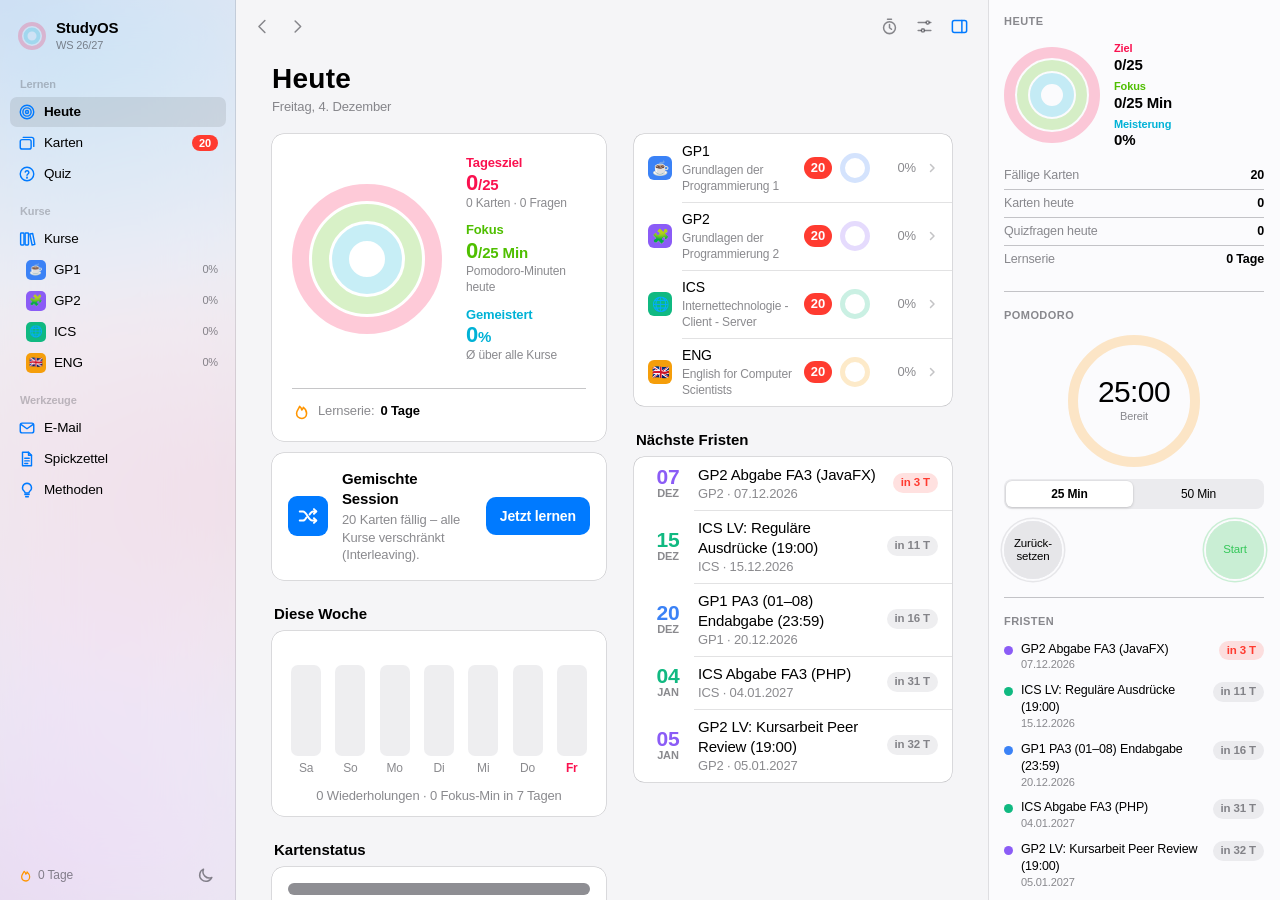
<file: index.html>
<!doctype html>
<html lang="de" data-theme="light">
<head>
  <meta charset="utf-8">
  <meta name="viewport" content="width=device-width, initial-scale=1, viewport-fit=cover">
  <meta name="color-scheme" content="light dark">
  <meta name="theme-color" content="#f2f2f7" media="(prefers-color-scheme: light)">
  <meta name="theme-color" content="#000000" media="(prefers-color-scheme: dark)">
  <meta name="apple-mobile-web-app-capable" content="yes">
  <meta name="mobile-web-app-capable" content="yes">
  <meta name="apple-mobile-web-app-status-bar-style" content="black-translucent">
  <meta name="apple-mobile-web-app-title" content="StudyOS">
  <meta name="format-detection" content="telephone=no">
  <title>StudyOS · Native</title>
  <link rel="manifest" href="manifest.webmanifest">
  <link rel="icon" href="icon.svg" type="image/svg+xml">
  <link rel="apple-touch-icon" href="icon.svg">
  <link rel="stylesheet" href="css/diagrams.css">
  <link rel="stylesheet" href="css/style.css">
  <script>
    // Theme before first paint: stored choice (shared store key), otherwise the system setting.
    (function () {
      var t = null;
      try {
        var raw = localStorage.getItem('ws26_lernplattform_v1');
        if (raw) t = JSON.parse(raw).theme || null;
      } catch (e) { /* ignore */ }
      if (t !== 'light' && t !== 'dark') t = matchMedia('(prefers-color-scheme: dark)').matches ? 'dark' : 'light';
      document.documentElement.dataset.theme = t;
    })();
  </script>
</head>
<body>
  <div class="wallpaper" aria-hidden="true"></div>

  <div class="app" id="app">
    <aside class="sidebar" id="sidebar" aria-label="Seitenleiste"></aside>
    <main class="main" id="main">
      <div class="stack" id="stack"></div>
    </main>
    <aside class="inspector" id="inspector" aria-label="Inspektor"></aside>
  </div>

  <nav class="tabbar" id="tabbar" aria-label="Tabs"></nav>

  <div class="sheet-layer" id="sheet-layer"></div>
  <div class="alert-layer" id="alert-layer"></div>
  <div class="toasts" id="toasts" role="status" aria-live="polite"></div>

  <!-- Filled right before printing; the only element visible in @media print -->
  <section class="print-sheet" id="print-sheet" aria-hidden="true"></section>

  <input type="file" id="import-file" accept="application/json,.json" hidden>

  <script type="module" src="js/app.js"></script>
</body>
</html>
</file>
<file: css/diagrams.css>
/* Shared styling for the inline SVG diagrams from js/engine/diagrams.js.
   Each variant sets these tokens on :root (or any ancestor):
   --dg-surface, --dg-border, --dg-text, --dg-muted, --dg-accent,
   --dg-blue, --dg-purple, --dg-green, --dg-orange (+ optional --dg-font). */
.diagram-svg {
  --bg-card: var(--dg-surface, #fff); /* used by arrow markers inside the SVGs */
  width: 100%;
  height: auto;
  max-height: 240px;
  color: var(--dg-text, #111);
  font-family: var(--dg-font, inherit);
}
.d-box { fill: var(--dg-surface, #fff); stroke: var(--dg-border, #999); stroke-width: 1.5; }
.d-accent { fill: color-mix(in srgb, var(--dg-blue, #3b82f6) 15%, var(--dg-surface, #fff)); stroke: var(--dg-blue, #3b82f6); }
.d-purple { fill: color-mix(in srgb, var(--dg-purple, #8b5cf6) 15%, var(--dg-surface, #fff)); stroke: var(--dg-purple, #8b5cf6); }
.d-green { fill: color-mix(in srgb, var(--dg-green, #10b981) 15%, var(--dg-surface, #fff)); stroke: var(--dg-green, #10b981); }
.d-orange { fill: color-mix(in srgb, var(--dg-orange, #f59e0b) 15%, var(--dg-surface, #fff)); stroke: var(--dg-orange, #f59e0b); }
.d-line { stroke: var(--dg-muted, #666); stroke-width: 1.8; fill: none; }
.d-title { fill: var(--dg-text, #111); font-size: 13.5px; font-weight: 700; }
.d-sub { fill: var(--dg-muted, #666); font-size: 11.5px; }
.d-label { fill: var(--dg-accent, #3b82f6); font-size: 11px; font-weight: 700; }
</file>
<file: css/style.css>
/* StudyOS WS26 · Native
   Mobile-first: iOS (large titles, inset grouped lists, tab bar, sheets).
   ≥ 900px: macOS split view (translucent source list, toolbar, content, inspector). */

/* ================================================================ tokens */

:root {
  color-scheme: light;
  --font: -apple-system, BlinkMacSystemFont, "SF Pro Text", "Helvetica Neue", "Segoe UI", Roboto, Arial, sans-serif;
  --font-round: ui-rounded, -apple-system, BlinkMacSystemFont, "SF Pro Rounded", "Helvetica Neue", sans-serif;
  --mono: ui-monospace, "SF Mono", SFMono-Regular, Menlo, Consolas, monospace;

  --sat: env(safe-area-inset-top, 0px);
  --sab: env(safe-area-inset-bottom, 0px);
  --sal: env(safe-area-inset-left, 0px);
  --sar: env(safe-area-inset-right, 0px);
  --nav-h: 44px;
  --tab-h: 49px;

  --bg: #f2f2f7;
  --page-bg: var(--bg);
  --cell: #fff;
  --cell-active: #d1d1d6;
  --hover: rgba(0, 0, 0, .04);
  --label: #000;
  --label2: rgba(60, 60, 67, .6);
  --label3: rgba(60, 60, 67, .3);
  --sep: rgba(60, 60, 67, .29);
  --fill: rgba(120, 120, 128, .2);
  --fill2: rgba(120, 120, 128, .16);
  --fill3: rgba(118, 118, 128, .12);
  --tint: #007aff;
  --red: #ff3b30;
  --orange: #ff9500;
  --yellow: #ffcc00;
  --green: #34c759;
  --teal: #30b0c7;
  --indigo: #5856d6;
  --purple: #af52de;
  --pink: #ff2d55;
  --gray: #8e8e93;
  --on-fill: #fff;
  --bar: rgba(249, 249, 249, .8);
  --seg-thumb: #fff;
  --sheet-bg: #f2f2f7;
  --alert-bg: rgba(242, 242, 242, .9);
  --code-bg: #f2f2f7;
  --toast-bg: rgba(28, 28, 30, .92);
  --toast-fg: #fff;
  --ring1: #fa114f;
  --ring2: #4fbf00;
  --ring3: #00b2d6;
  --sidebar: rgba(236, 236, 241, .72);
  --sb-active: rgba(0, 0, 0, .09);
  --content-bg: #f5f5f7;
  --insp-bg: #fbfbfd;
  --shadow: 0 1px 2px rgba(0, 0, 0, .04), 0 4px 14px rgba(0, 0, 0, .05);

  --dg-surface: var(--cell);
  --dg-border: rgba(60, 60, 67, .35);
  --dg-text: var(--label);
  --dg-muted: var(--label2);
  --dg-accent: var(--tint);
  --dg-blue: var(--tint);
  --dg-purple: var(--purple);
  --dg-green: var(--green);
  --dg-orange: var(--orange);
  --dg-font: var(--font);
}

[data-theme="dark"] {
  color-scheme: dark;
  --bg: #000;
  --cell: #1c1c1e;
  --cell-active: #3a3a3c;
  --hover: rgba(255, 255, 255, .05);
  --label: #fff;
  --label2: rgba(235, 235, 245, .6);
  --label3: rgba(235, 235, 245, .3);
  --sep: rgba(84, 84, 88, .65);
  --fill: rgba(120, 120, 128, .36);
  --fill2: rgba(120, 120, 128, .32);
  --fill3: rgba(118, 118, 128, .24);
  --tint: #0a84ff;
  --red: #ff453a;
  --orange: #ff9f0a;
  --yellow: #ffd60a;
  --green: #30d158;
  --teal: #40c8e0;
  --indigo: #5e5ce6;
  --purple: #bf5af2;
  --pink: #ff375f;
  --bar: rgba(22, 22, 24, .8);
  --seg-thumb: #636366;
  --sheet-bg: #1c1c1e;
  --alert-bg: rgba(44, 44, 46, .92);
  --code-bg: #2c2c2e;
  --toast-bg: rgba(58, 58, 60, .95);
  --ring1: #fa114f;
  --ring2: #a6ff00;
  --ring3: #00e8f0;
  --sidebar: rgba(36, 36, 40, .62);
  --sb-active: rgba(255, 255, 255, .1);
  --content-bg: #1e1e1e;
  --insp-bg: #232325;
  --shadow: 0 1px 2px rgba(0, 0, 0, .3);
  --dg-border: rgba(235, 235, 245, .35);
}

/* ================================================================ base */

*, *::before, *::after { box-sizing: border-box; }
* { -webkit-tap-highlight-color: transparent; }
html, body { height: 100%; margin: 0; overflow: hidden; }
html { -webkit-text-size-adjust: 100%; text-size-adjust: 100%; }
body {
  font: 17px/1.35 var(--font);
  color: var(--label);
  background: var(--page-bg);
  -webkit-font-smoothing: antialiased;
  letter-spacing: -.01em;
}
button, input, textarea, select { font: inherit; color: inherit; letter-spacing: inherit; }
button { cursor: pointer; }
a { color: var(--tint); }
h1, h2, h3, p { margin: 0; }
:focus { outline: none; }
:focus-visible { outline: 2.5px solid var(--tint); outline-offset: 2px; border-radius: 6px; }
[hidden] { display: none !important; }
.ic { width: 22px; height: 22px; flex: none; display: block; }

kbd {
  display: inline-flex; align-items: center; justify-content: center;
  min-width: 20px; height: 20px; padding: 0 5px; border-radius: 5px;
  font: 600 11px/1 var(--font); color: var(--label2); letter-spacing: 0;
  background: var(--cell); box-shadow: 0 0 0 .5px var(--sep), 0 1px 0 var(--sep);
}
.is-touch kbd, .is-touch .mouse-only { display: none !important; }
.is-touch .keys kbd { display: inline-flex !important; }
html:not(.is-touch) .touch-only { display: none !important; }
.desk-only, .nb-hist { display: none !important; }
.wallpaper { display: none; }

/* ================================================================ app frame (phone) */

.app { position: relative; height: 100dvh; }
.sidebar, .inspector { display: none; }
.main { position: relative; height: 100%; }
.stack { position: absolute; inset: 0; overflow: hidden; }

.page {
  position: absolute; inset: 0;
  overflow-x: hidden; overflow-y: auto;
  overscroll-behavior-x: none;
  -webkit-overflow-scrolling: touch;
  background: var(--page-bg);
  outline: none;
}
.page.is-leaving { pointer-events: none; }
.page.is-swiping { box-shadow: -10px 0 30px rgba(0, 0, 0, .18); }

/* navigation bar */
.navbar {
  position: sticky; top: 0; z-index: 10;
  display: grid; grid-template-columns: 1fr auto 1fr; align-items: center;
  height: calc(var(--nav-h) + var(--sat));
  padding: var(--sat) max(4px, var(--sar)) 0 max(4px, var(--sal));
  transition: background-color .2s, box-shadow .2s;
}
.page.is-scrolled .navbar {
  background: var(--bar);
  -webkit-backdrop-filter: blur(20px) saturate(180%);
  backdrop-filter: blur(20px) saturate(180%);
}
.page.is-collapsed .navbar { box-shadow: 0 .5px 0 var(--sep); }
.nb-l { display: flex; align-items: center; min-width: 0; }
.nb-r { display: flex; align-items: center; justify-content: flex-end; gap: 0; min-width: 0; }
.nb-title {
  display: flex; flex-direction: column; align-items: center; min-width: 0; max-width: 52vw;
  opacity: 0; transition: opacity .18s;
}
.page.is-collapsed .nb-title { opacity: 1; }
.nb-t { font-weight: 600; font-size: 17px; white-space: nowrap; overflow: hidden; text-overflow: ellipsis; max-width: 100%; }
.nb-crumbs { display: none; }
.nb-back {
  display: inline-flex; align-items: center; gap: 2px; min-height: 44px; padding: 0 8px 0 2px;
  color: var(--tint); text-decoration: none; font-size: 17px; min-width: 0;
}
.nb-back .ic { width: 26px; height: 26px; stroke-width: 2.3; }
.nb-back span { white-space: nowrap; overflow: hidden; text-overflow: ellipsis; max-width: 30vw; }
.nb-back:active { opacity: .4; }

.tb-btn {
  display: inline-flex; align-items: center; justify-content: center; gap: 4px;
  min-width: 44px; height: 44px; padding: 0 8px;
  border: 0; background: none; color: var(--tint); border-radius: 22px;
}
.tb-btn .ic { width: 23px; height: 23px; }
.tb-btn:active { opacity: .4; }
.pomo-pill-t { display: none; font-weight: 600; font-size: 15px; font-variant-numeric: tabular-nums; }
.pomo-running .pomo-pill { color: var(--orange); }
.pomo-running .pomo-pill .pomo-pill-t { display: inline; }
.pomo-running .pomo-pill { background: color-mix(in srgb, var(--orange) 14%, transparent); height: 32px; margin: 0 4px; }

/* page body + large title */
.page-body {
  padding: 0 max(16px, var(--sar)) calc(var(--tab-h) + var(--sab) + 32px) max(16px, var(--sal));
}
.large { padding: 0 4px 6px; }
.large-title { font-size: 34px; line-height: 41px; font-weight: 700; letter-spacing: .01em; }
.large-title.is-long { font-size: 28px; line-height: 34px; letter-spacing: 0; }
.large-sub { color: var(--label2); font-size: 15px; margin-top: 2px; text-transform: none; }
.large-eyebrow { display: flex; flex-wrap: wrap; gap: 6px; margin: 4px 0 8px; }

/* ================================================================ grouped lists */

.group { margin-top: 26px; }
.group-h {
  display: flex; align-items: baseline; gap: 8px;
  font-size: 20px; line-height: 25px; font-weight: 700; padding: 0 4px 8px; letter-spacing: 0;
}
.group-h .count { font-size: 15px; font-weight: 500; color: var(--label2); font-variant-numeric: tabular-nums; }
.group-f { font-size: 13px; color: var(--label2); padding: 7px 16px 0; line-height: 1.35; }

.list { list-style: none; margin: 0; padding: 0; background: var(--cell); border-radius: 12px; overflow: hidden; }
.list > li { position: relative; }
.list > li + li::before {
  content: ""; position: absolute; top: 0; right: 0; left: 16px; height: 1px; background: var(--sep); z-index: 1;
  transform: scaleY(.5); transform-origin: top;
}
.list > li:has(.tile) + li::before, .list > li + li:has(.tile)::before { left: 58px; }
.list > li.dl + li::before, .list > li + li.dl::before { left: 68px; }

.row {
  display: flex; align-items: center; gap: 12px;
  width: 100%; min-height: 44px; padding: 10px 16px;
  border: 0; margin: 0; background: none; text-align: left;
  color: var(--label); text-decoration: none; font-size: 17px;
  transition: background-color .15s;
}
a.row, button.row, summary.row, label.row { cursor: pointer; }
a.row:active, button.row:active, summary.row:active, label.row:active { background: var(--cell-active); transition: none; }
.row-main { flex: 1; min-width: 0; display: flex; flex-direction: column; gap: 1px; }
.row-title { font-size: 17px; line-height: 22px; overflow-wrap: anywhere; }
.row-sub { font-size: 14px; line-height: 18px; color: var(--label2); }
.row-detail { display: flex; align-items: center; gap: 8px; color: var(--label2); font-size: 17px; flex: none; }
.row-stacked { flex-direction: column; align-items: stretch; gap: 2px; }
.row-stacked .row-title { font-size: 16px; }
.row-danger .row-title { color: var(--red); }
.chev { width: 14px; height: 14px; color: var(--label3); stroke-width: 3; flex: none; }

.tile {
  flex: none; display: grid; place-items: center;
  width: 30px; height: 30px; border-radius: 7px;
  background: var(--c); color: #fff; font-size: 17px; line-height: 1;
}
.tile .ic { width: 19px; height: 19px; stroke-width: 2.1; }
.tile-sm { width: 28px; height: 28px; }
.tile-lg { width: 44px; height: 44px; border-radius: 10px; font-size: 24px; }
.tile-lg .ic { width: 26px; height: 26px; }
.tile-xl { width: 64px; height: 64px; border-radius: 15px; font-size: 34px; }
.tile-xl .ic { width: 36px; height: 36px; stroke-width: 2.4; }

.badge {
  display: inline-grid; place-items: center; min-width: 22px; height: 22px; padding: 0 7px;
  border-radius: 11px; background: var(--red); color: #fff; font-size: 13px; font-weight: 600; font-variant-numeric: tabular-nums;
}
.badge-gray { background: var(--fill3); color: var(--label2); }
.pill {
  display: inline-block; padding: 3px 9px; border-radius: 999px; white-space: nowrap;
  background: var(--fill3); color: var(--label2); font-size: 13px; font-weight: 600;
}
.pill-red { background: color-mix(in srgb, var(--red) 15%, transparent); color: var(--red); }
.pct { font-size: 15px; font-variant-numeric: tabular-nums; min-width: 38px; text-align: right; }
.tag {
  display: inline-flex; align-items: center; gap: 4px; padding: 3px 8px; border-radius: 6px;
  font-size: 12px; font-weight: 600; letter-spacing: 0; line-height: 16px;
  background: color-mix(in srgb, var(--c) 16%, transparent);
  color: color-mix(in srgb, var(--c) 78%, var(--label));
}
.tag .ic { width: 12px; height: 12px; }
.tag-gray { background: var(--fill3); color: var(--label2); }
.tag-exam { --c: var(--orange); }
.tag-weight { letter-spacing: .5px; }
.tag-weight.w3 { --c: var(--red); }
.tag-weight.w2 { --c: var(--orange); }
.tag-weight.w1 { --c: var(--gray); }
.row-sub .tag-weight { margin-right: 6px; padding: 1px 6px; }
.src-link {
  display: inline-flex; align-items: center; gap: 6px; margin-top: 14px; min-height: 32px;
  font-size: 13px; color: var(--tint); text-decoration: none; overflow-wrap: anywhere;
}
.src-link .ic { width: 15px; height: 15px; flex: none; }
@media (hover: hover) { .src-link:hover { text-decoration: underline; } }
.empty-note { font-size: 14px; color: var(--label2); max-width: 46ch; margin-inline: auto; }
.linkish { all: unset; color: var(--tint); cursor: pointer; }
.linkish:focus-visible { outline: 2px solid var(--tint); outline-offset: 2px; border-radius: 4px; }
.dot { display: inline-block; width: 9px; height: 9px; border-radius: 50%; flex: none; }
.card { background: var(--cell); border-radius: 14px; padding: 16px; }

/* rings */
.rings { display: block; flex: none; }
.ring-track { fill: none; opacity: .22; }
.ring-fill { fill: none; stroke-linecap: round; transition: stroke-dashoffset .7s cubic-bezier(.2, .8, .2, 1); }

/* segmented control */
.seg-wrap { margin: 10px 0 2px; }
.page-cards .seg-wrap, .page-quiz .seg-wrap { max-width: 720px; margin-left: auto; margin-right: auto; }
.seg { display: flex; padding: 2px; border-radius: 10px; background: var(--fill3); gap: 2px; }
.seg-b {
  flex: 1 1 0; min-width: 0; min-height: 44px; padding: 0 4px; border: 0; border-radius: 8px; background: none;
  font-size: 14px; font-weight: 600; color: var(--label);
  display: inline-flex; align-items: center; justify-content: center; gap: 4px;
  transition: background-color .2s, box-shadow .2s;
}
.seg-b[aria-checked="true"] { background: var(--seg-thumb); box-shadow: 0 3px 8px rgba(0, 0, 0, .12), 0 3px 1px rgba(0, 0, 0, .04); }
.seg-b:active { opacity: .6; }
.seg-l { white-space: nowrap; overflow: hidden; text-overflow: ellipsis; }
.seg-n { font-size: 11px; font-weight: 600; color: var(--label2); font-variant-numeric: tabular-nums; }

/* switch */
.switch { position: relative; display: inline-flex; flex: none; width: 51px; height: 31px; }
.switch input { position: absolute; inset: -6px; width: calc(100% + 12px); height: calc(100% + 12px); margin: 0; opacity: 0; cursor: pointer; z-index: 1; }
.switch-ui { width: 100%; height: 100%; border-radius: 16px; background: var(--fill); transition: background-color .25s; position: relative; }
.switch-ui::after {
  content: ""; position: absolute; top: 2px; left: 2px; width: 27px; height: 27px; border-radius: 50%;
  background: #fff; box-shadow: 0 3px 8px rgba(0, 0, 0, .15), 0 3px 1px rgba(0, 0, 0, .06);
  transition: transform .25s cubic-bezier(.3, .7, .3, 1.2);
}
.switch input:checked + .switch-ui { background: var(--green); }
.switch input:checked + .switch-ui::after { transform: translateX(20px); }
.switch input:focus-visible + .switch-ui { outline: 2.5px solid var(--tint); outline-offset: 2px; }

/* stepper */
.stepper { display: inline-flex; align-items: center; background: var(--fill3); border-radius: 9px; flex: none; }
.stepper button { width: 44px; height: 44px; border: 0; background: none; color: var(--label); display: grid; place-items: center; border-radius: 9px; }
.stepper button:active { background: var(--fill); }
.stepper .ic { width: 18px; height: 18px; stroke-width: 2.4; }
.stepper b { min-width: 34px; text-align: center; font-variant-numeric: tabular-nums; font-weight: 600; }

/* buttons */
.btn {
  display: inline-flex; align-items: center; justify-content: center; gap: 7px;
  min-height: 44px; padding: 0 18px; border: 0; border-radius: 12px;
  font-size: 17px; font-weight: 600; text-decoration: none; white-space: nowrap;
  transition: opacity .15s, filter .15s, transform .15s;
}
.btn .ic { width: 20px; height: 20px; stroke-width: 2.1; }
.btn:active:not(:disabled) { opacity: .7; }
.btn:disabled { opacity: .35; cursor: default; }
.btn-filled { background: var(--tint); color: #fff; }
.btn-filled kbd { background: rgba(255, 255, 255, .22); color: #fff; box-shadow: none; }
.btn-tinted { background: color-mix(in srgb, var(--tint) 15%, transparent); color: var(--tint); }
.btn-plain { background: none; color: var(--tint); padding: 0 10px; }
.btn-red { color: var(--red); }
.btn-gray { background: var(--fill2); color: var(--label); }
.btn-lg { min-height: 50px; border-radius: 14px; }
.btn-xl { width: 100%; min-height: 54px; border-radius: 14px; }
.btn-sm { min-height: 36px; font-size: 15px; padding: 0 12px; border-radius: 9px; }
.btn-sm .ic { width: 16px; height: 16px; }

/* ================================================================ Heute */

.today-grid > div { display: contents; }
.tg-a { display: flex !important; flex-direction: column; gap: 12px; margin-top: 10px; }
.rings-card { display: grid; grid-template-columns: auto 1fr; gap: 18px; align-items: center; }
.rings-card .rings { width: 128px; height: 128px; }
.ring-legend { list-style: none; margin: 0; padding: 0; display: flex; flex-direction: column; gap: 10px; min-width: 0; }
.ring-legend li { display: flex; flex-direction: column; }
.lg-k { color: var(--c); font-size: 13px; font-weight: 700; }
.lg-v { font: 700 22px/1.1 var(--font-round); color: var(--c); font-variant-numeric: tabular-nums; }
.lg-v small { font-size: 15px; font-weight: 600; }
.lg-s { font-size: 12px; color: var(--label2); }
.streak { grid-column: 1 / -1; display: flex; align-items: center; gap: 6px; font-size: 15px; color: var(--label2); border-top: .5px solid var(--sep); padding-top: 12px; }
.streak .ic { color: var(--orange); width: 20px; height: 20px; }
.streak strong { color: var(--label); }

.start-card { display: flex; flex-wrap: wrap; align-items: center; gap: 12px 14px; }
.start-txt { flex: 1; min-width: 0; }
.start-txt h2 { font-size: 17px; font-weight: 600; }
.start-txt p { font-size: 14px; color: var(--label2); margin-top: 2px; }
.start-card .btn { flex: 1 0 100%; }

.week { padding-bottom: 12px; }
.week-bars { display: grid; grid-template-columns: repeat(7, 1fr); gap: 8px; height: 130px; }
.wb { display: flex; flex-direction: column; align-items: center; gap: 4px; min-width: 0; }
.wb-n { font-size: 11px; color: var(--label2); height: 14px; font-variant-numeric: tabular-nums; }
.wb-bar { flex: 1; width: 100%; max-width: 30px; border-radius: 7px; background: var(--fill3); display: flex; align-items: flex-end; overflow: hidden; }
.wb-bar i { display: block; width: 100%; border-radius: 7px; background: var(--ring1); min-height: 0; }
.wb-l { font-size: 12px; color: var(--label2); }
.wb.is-today .wb-l { color: var(--ring1); font-weight: 700; }
.week-sum { font-size: 13px; color: var(--label2); margin-top: 10px; text-align: center; }

.stack-bar { display: flex; gap: 2px; height: 12px; border-radius: 6px; overflow: hidden; background: var(--fill3); }
.stack-bar i { display: block; min-width: 4px; }
.status-legend { list-style: none; margin: 12px 0 0; padding: 0; display: grid; grid-template-columns: 1fr 1fr; gap: 8px 14px; font-size: 15px; }
.status-legend li { display: flex; align-items: center; gap: 8px; }
.status-legend strong { margin-left: auto; font-variant-numeric: tabular-nums; }
.meter { width: 70px; height: 6px; border-radius: 3px; background: var(--fill3); overflow: hidden; }
.meter i { display: block; height: 100%; background: var(--ring3); border-radius: 3px; }

.dl-date { width: 40px; flex: none; display: flex; flex-direction: column; align-items: center; line-height: 1.05; }
.dl-date b { font: 700 21px/1.05 var(--font-round); color: var(--c); }
.dl-date small { font-size: 11px; font-weight: 600; text-transform: uppercase; color: var(--label2); }
.dl .row-title { font-size: 15px; line-height: 20px; }
.dl .row-sub { font-size: 13px; }

/* ================================================================ Karten & Quiz */

.study { max-width: 720px; margin: 0 auto; }
.progress { display: flex; flex-direction: column; gap: 6px; margin: 16px 4px 10px; font-size: 13px; color: var(--label2); font-variant-numeric: tabular-nums; }
.progress-bar { height: 4px; border-radius: 2px; background: var(--fill3); overflow: hidden; }
.progress-bar i { display: block; height: 100%; background: var(--tint); border-radius: 2px; transition: width .3s; }

.flashcard {
  display: flex; flex-direction: column;
  min-height: min(46dvh, 420px); padding: 20px 20px 18px;
  background: var(--cell); border-radius: 22px; box-shadow: var(--shadow);
}
.flashcard[data-act] { cursor: pointer; }
.flashcard[data-act]:active { transform: scale(.99); }
.fc-meta { display: flex; flex-wrap: wrap; align-items: center; gap: 6px; margin-bottom: 16px; }
.fc-ch { flex-basis: 100%; font-size: 13px; color: var(--label2); }
.fc-front { font-size: 21px; line-height: 1.38; font-weight: 600; white-space: pre-wrap; overflow-wrap: anywhere; }
.fc-hr { border: 0; height: .5px; background: var(--sep); margin: 18px 0; }
.fc-back { font-size: 17px; line-height: 1.5; white-space: pre-wrap; overflow-wrap: anywhere; }
.fc-hint { margin-top: auto; padding-top: 22px; text-align: center; font-size: 15px; color: var(--label2); }
.fc-hint kbd { margin: 0 2px; }

.dock {
  position: sticky; z-index: 4;
  bottom: calc(var(--tab-h) + var(--sab) + 8px);
  margin-top: 14px; padding: 10px; border-radius: 22px;
  background: var(--bar);
  -webkit-backdrop-filter: blur(20px) saturate(180%);
  backdrop-filter: blur(20px) saturate(180%);
  box-shadow: 0 0 0 .5px var(--sep), 0 8px 24px rgba(0, 0, 0, .1);
}
.dock-h { font-size: 13px; color: var(--label2); text-align: center; margin: 0 0 8px; }
.rate-grid { display: grid; grid-template-columns: repeat(4, 1fr); gap: 8px; }
.rate {
  --rc: var(--tint);
  display: flex; flex-direction: column; align-items: center; justify-content: center; gap: 2px;
  min-height: 64px; padding: 6px 2px; border: 0; border-radius: 14px;
  background: color-mix(in srgb, var(--rc) 15%, transparent); color: var(--rc);
  transition: transform .12s, background-color .15s;
}
.rate:active { transform: scale(.95); background: color-mix(in srgb, var(--rc) 28%, transparent); }
.rate-1 { --rc: var(--red); }
.rate-2 { --rc: var(--orange); }
.rate-3 { --rc: var(--green); }
.rate-4 { --rc: var(--tint); }
.rate-l { font-size: 15px; font-weight: 700; }
.rate-i { font-size: 12px; color: var(--label2); font-variant-numeric: tabular-nums; }
.rate kbd { margin-top: 3px; }

.q-card { margin-bottom: 14px; }
.q-text { font-size: 19px; line-height: 1.38; font-weight: 600; overflow-wrap: anywhere; }
.code {
  margin: 12px 0 0; padding: 12px 14px; border-radius: 10px; background: var(--code-bg);
  font: 13.5px/1.5 var(--mono); letter-spacing: 0; white-space: pre; overflow-x: auto; -webkit-overflow-scrolling: touch;
  overscroll-behavior-x: contain; touch-action: pan-x pan-y; tab-size: 4;
}
.code code { font: inherit; }

.opts .opt { min-height: 54px; align-items: center; }
.opt-letter {
  flex: none; width: 28px; height: 28px; border-radius: 50%; display: grid; place-items: center;
  background: var(--fill3); color: var(--label2); font-size: 14px; font-weight: 700; transition: background-color .15s, color .15s;
}
.opt-text { font-size: 16px; line-height: 1.4; white-space: pre-wrap; }
.opt-radio { flex: none; width: 24px; height: 24px; border-radius: 50%; border: 2px solid var(--label3); transition: border-color .15s, box-shadow .15s; }
.opt-ic { width: 26px; height: 26px; }
.opt.is-selected .opt-letter { background: var(--tint); color: #fff; }
.opt.is-selected .opt-radio { border-color: var(--tint); background: var(--tint); box-shadow: inset 0 0 0 4px var(--cell); }
.opt.is-correct { background: color-mix(in srgb, var(--green) 13%, var(--cell)); }
.opt.is-correct .opt-letter { background: var(--green); color: #fff; }
.opt.is-correct .opt-ic { color: var(--green); }
.opt.is-wrong { background: color-mix(in srgb, var(--red) 12%, var(--cell)); }
.opt.is-wrong .opt-letter { background: var(--red); color: #fff; }
.opt.is-wrong .opt-ic { color: var(--red); }
.opt.is-dim { opacity: .5; }
.opt:disabled { cursor: default; color: var(--label); }

.seg-conf .seg-b { font-size: 13px; }
.feedback { margin-top: 16px; background: var(--cell); border-radius: 14px; padding: 16px; display: flex; flex-direction: column; gap: 12px; }
.feedback h3 { display: flex; align-items: center; gap: 8px; font-size: 19px; }
.feedback h3 .ic { width: 28px; height: 28px; }
.feedback.is-ok h3 { color: var(--green); }
.feedback.is-bad h3 { color: var(--red); }
.hyper { display: flex; gap: 10px; padding: 12px; border-radius: 10px; background: color-mix(in srgb, var(--orange) 15%, transparent); font-size: 15px; line-height: 1.45; }
.hyper .ic { color: var(--orange); width: 22px; height: 22px; margin-top: 1px; }
.expl { font-size: 16px; line-height: 1.5; overflow-wrap: anywhere; }

.empty { text-align: center; padding: 40px 8px 20px; display: flex; flex-direction: column; align-items: center; gap: 10px; }
.empty h2 { font-size: 24px; font-weight: 700; margin-top: 6px; }
.empty p { color: var(--label2); font-size: 16px; max-width: 34ch; line-height: 1.45; }
.empty-actions { display: flex; flex-direction: column; gap: 10px; width: 100%; max-width: 360px; margin-top: 14px; }
.empty-ring { position: relative; }
.empty-ring span { position: absolute; inset: 0; display: grid; place-items: center; font: 700 24px var(--font-round); }

/* ================================================================ Kurse */

.course-tiles { list-style: none; margin: 10px 0 0; padding: 0; background: var(--cell); border-radius: 12px; overflow: hidden; }
.course-tiles > li { position: relative; }
.course-tiles > li + li::before { content: ""; position: absolute; top: 0; left: 72px; right: 0; height: 1px; transform: scaleY(.5); transform-origin: top; background: var(--sep); }
.course-tile { display: flex; align-items: center; gap: 12px; padding: 12px 16px; min-height: 76px; color: var(--label); text-decoration: none; }
.course-tile:active { background: var(--cell-active); }
.ct-main { flex: 1; min-width: 0; display: flex; flex-direction: column; gap: 2px; }
.ct-title { font-size: 17px; font-weight: 600; }
.ct-full { display: none; }
.ct-sub { font-size: 13px; color: var(--label2); line-height: 1.3; display: -webkit-box; -webkit-line-clamp: 2; -webkit-box-orient: vertical; overflow: hidden; }
.ct-stats { font-size: 13px; color: var(--label2); }
.ct-stats b { color: var(--orange); font-weight: 600; }
.ct-ring, .hero-ring { position: relative; flex: none; }
.ct-ring span, .hero-ring span { position: absolute; inset: 0; display: grid; place-items: center; font: 700 11px var(--font-round); font-variant-numeric: tabular-nums; }
.hero-ring span { font-size: 15px; }

.hero { display: grid; grid-template-columns: auto 1fr auto; gap: 14px; align-items: center; margin-top: 10px; }
.hero .tile-xl { width: 50px; height: 50px; font-size: 28px; border-radius: 12px; }
.hero .rings { width: 60px; height: 60px; }
.hero-txt h2 { font-size: 17px; line-height: 1.25; }
.hero-txt p { font-size: 13px; color: var(--label2); margin-top: 3px; line-height: 1.35; }
.hero-txt .hero-prof { color: var(--label3); font-size: 12px; }
.btn-row { display: grid; grid-template-columns: 1fr 1fr; gap: 10px; margin-top: 12px; }
.btn-row .btn { font-size: 15px; padding: 0 10px; }
.pin-ind .ic { width: 17px; height: 17px; color: var(--orange); }
.fey-ind { font-size: 13px; font-variant-numeric: tabular-nums; }

/* Kapitel */
.prose .summary { margin: 0; padding-left: 18px; }
.prose .summary li { font-size: 16px; line-height: 1.55; margin-bottom: 10px; overflow-wrap: anywhere; }
.prose .summary li:last-child { margin-bottom: 0; }
.prose .summary li::marker { color: var(--label3); }
.prose code, .cs-preview code { font-family: var(--mono); font-size: .88em; background: var(--fill3); padding: 1px 5px; border-radius: 5px; }
.prose strong { font-weight: 650; }

/* Klausur-Analyse (rendered Markdown) */
.md { font-size: 16px; line-height: 1.55; overflow-wrap: anywhere; }
.md > :first-child { margin-top: 0; }
.md h2 { font-size: 22px; margin: 26px 0 10px; }
.md h3 { font-size: 18px; margin: 22px 0 8px; }
.md h4 { font-size: 16px; margin: 18px 0 6px; }
.md p, .md ul, .md ol, .md blockquote, .md .md-table, .md .code { margin: 0 0 12px; }
.md ul, .md ol { padding-left: 20px; }
.md li { margin-bottom: 4px; }
.md li.nested { margin-left: 18px; }
.md blockquote { padding: 8px 12px; border-left: 3px solid var(--orange); background: var(--fill3); border-radius: 0 8px 8px 0; }
.md hr { border: 0; border-top: 1px solid var(--sep, var(--fill3)); margin: 20px 0; }
.md a { color: var(--tint); }
.md .md-table { overflow-x: auto; -webkit-overflow-scrolling: touch; overscroll-behavior-x: contain; }
.md table { border-collapse: collapse; font-size: 14px; min-width: 100%; }
.md th, .md td { text-align: left; vertical-align: top; padding: 7px 10px; border-bottom: 1px solid var(--fill3); }
.md th { font-weight: 650; color: var(--label2); white-space: nowrap; }
.loading { color: var(--label2); padding: 24px 0; text-align: center; }
@media (max-width: 899px) { .md table { min-width: 560px; } .md { font-size: 15px; } }

.diagram { margin: 0; padding: 12px; }
.diagram-scroll { overflow-x: auto; -webkit-overflow-scrolling: touch; overscroll-behavior-x: contain; touch-action: pan-x pan-y; }
.diagram-scroll .diagram-svg { display: block; min-width: 620px; max-height: none; }
.diagram figcaption { font-size: 13px; color: var(--label2); margin-top: 8px; line-height: 1.35; }

.feynman .fey-prompt { font-size: 16px; line-height: 1.5; font-weight: 500; margin-bottom: 12px; }
.textarea {
  display: block; width: 100%; min-height: 150px; padding: 12px 14px;
  border: 0; border-radius: 10px; background: var(--fill3); color: var(--label);
  font-size: 17px; line-height: 1.45; resize: vertical;
}
.textarea::placeholder { color: var(--label3); }
.textarea:focus-visible, .textarea:focus { outline: 2px solid var(--tint); outline-offset: 0; }
.fey-status { font-size: 13px; color: var(--label2); margin-top: 8px; }

.check-row { align-items: flex-start; position: relative; }
.check-row input { position: absolute; opacity: 0; width: 1px; height: 1px; pointer-events: none; }
.checkmark {
  flex: none; width: 26px; height: 26px; border-radius: 50%; margin-top: -2px;
  border: 1.5px solid var(--label3); display: grid; place-items: center; color: transparent;
  transition: background-color .15s, border-color .15s;
}
.checkmark .ic { width: 16px; height: 16px; stroke-width: 3; }
.check-row input:checked + .checkmark { background: var(--tint); border-color: var(--tint); color: #fff; }
.check-row input:focus-visible + .checkmark { outline: 2.5px solid var(--tint); outline-offset: 2px; }
.check-row .row-title { font-size: 15px; line-height: 1.42; }

.cs-preview h3 { font-size: 15px; font-weight: 700; }
.cs-preview p { font-size: 15px; color: var(--label2); margin-top: 6px; line-height: 1.45; }

.pager { display: grid; grid-template-columns: 1fr 1fr; gap: 10px; margin-top: 26px; }
.pager-b {
  display: flex; align-items: center; gap: 6px; min-height: 60px; padding: 10px 12px;
  border-radius: 12px; background: var(--cell); color: var(--label); text-decoration: none; font-size: 14px; line-height: 1.3;
}
.pager-b:active { background: var(--cell-active); }
.pager-b .ic { color: var(--tint); width: 18px; height: 18px; stroke-width: 2.4; }
.pager-b span { min-width: 0; display: -webkit-box; -webkit-line-clamp: 3; -webkit-box-orient: vertical; overflow: hidden; }
.pager-b small { display: block; font-size: 12px; color: var(--label2); }
.pager-b.is-next { justify-content: flex-end; text-align: right; }

/* ================================================================ E-Mail */

.scenario h3 { font-size: 17px; font-weight: 700; }
.scenario p { font-size: 15px; line-height: 1.5; margin-top: 8px; white-space: pre-line; color: var(--label); }
.email-status {
  position: sticky; top: calc(var(--nav-h) + var(--sat)); z-index: 3;
  display: flex; flex-wrap: wrap; gap: 6px; padding: 0 0 8px;
}
.es-chip {
  padding: 6px 11px; border-radius: 999px; font-size: 13px; font-weight: 600; font-variant-numeric: tabular-nums;
  background: var(--bar); -webkit-backdrop-filter: blur(16px); backdrop-filter: blur(16px);
  box-shadow: 0 0 0 .5px var(--sep);
}
.es-ok { color: var(--green); }
.es-warn { color: var(--orange); }
.es-bad { color: var(--red); }
.editor { padding: 0; overflow: hidden; }
.email-text { min-height: 320px; background: transparent; border-radius: 0; padding: 14px 16px; }
.email-text:focus { outline: none; }
.editor:focus-within { box-shadow: 0 0 0 2px var(--tint); }
.editor-foot { display: flex; align-items: center; justify-content: space-between; gap: 8px; padding: 2px 4px 2px 16px; border-top: .5px solid var(--sep); font-size: 13px; color: var(--label2); }

.words-top { display: flex; align-items: center; gap: 12px; font-size: 15px; line-height: 1.3; }
.words-top small { color: var(--label2); font-size: 13px; }
.words-n { font: 700 38px/1 var(--font-round); font-variant-numeric: tabular-nums; min-width: 2ch; }
.words-ok { color: var(--green); }
.words-warn { color: var(--orange); }
.words-bad { color: var(--red); }
.gauge { position: relative; height: 8px; border-radius: 4px; background: var(--fill3); margin: 14px 2px 4px; }
.gauge-band { position: absolute; top: 0; bottom: 0; background: color-mix(in srgb, var(--green) 40%, transparent); border-radius: 4px; }
.gauge-mark { position: absolute; top: -4px; width: 4px; height: 16px; border-radius: 2px; background: currentColor; transform: translateX(-50%); transition: left .2s; }
.checks { margin-top: 12px; }
.check-ic { color: var(--label3); display: grid; }
.check-ic .ic { width: 24px; height: 24px; }
.checks .is-ok .check-ic { color: var(--green); }
.checks .is-bad .check-ic { color: var(--red); }
.checks .row-title { font-size: 15px; }
.kw { margin-top: 12px; }
.kw-h { font-size: 13px; font-weight: 600; color: var(--label2); text-transform: uppercase; letter-spacing: .02em; margin-bottom: 10px; }
.kw-h b { color: var(--label); }
.chips { display: flex; flex-wrap: wrap; gap: 6px; }
.chip { display: inline-flex; align-items: center; gap: 4px; padding: 6px 11px; border-radius: 999px; background: var(--fill3); color: var(--label2); font-size: 14px; }
.chip .ic { width: 14px; height: 14px; stroke-width: 3; }
.chip.is-hit { background: color-mix(in srgb, var(--green) 16%, transparent); color: var(--green); font-weight: 600; }

/* ================================================================ Spickzettel */

.sheet-tools { display: flex; flex-wrap: wrap; gap: 10px; margin-top: 12px; }
.tool-group { display: flex; flex-wrap: wrap; align-items: center; gap: 8px; flex: 1 1 100%; }
.tool-group .btn { flex: 1; }
.tool-l { flex-basis: 100%; font-size: 13px; color: var(--label2); padding: 0 4px; }
.a4-wrap { margin-top: 18px; }
.a4-head { display: none; }
.a4-cols { display: flex; flex-direction: column; gap: 10px; }
.a4-item { background: var(--cell); border-radius: 14px; padding: 14px 16px; }
.a4-item header { display: flex; align-items: flex-start; gap: 8px; }
.a4-item h3 { flex: 1; min-width: 0; font-size: 15px; line-height: 1.35; font-weight: 700; padding-top: 1px; }
.a4-item p { font-size: 14px; line-height: 1.45; color: var(--label2); margin-top: 6px; overflow-wrap: anywhere; }
.a4-item .code { font-size: 12.5px; }
.unpin { width: 44px; height: 44px; margin: -11px -12px -11px 0; flex: none; display: grid; place-items: center; border: 0; background: none; color: #fff; border-radius: 50%; }
.unpin .ic { width: 24px; height: 24px; padding: 4px; border-radius: 50%; background: var(--red); stroke-width: 3.2; }
.unpin:active .ic { filter: brightness(.85); }

/* ================================================================ Methoden */

.method summary { list-style: none; }
.method summary::-webkit-details-marker { display: none; }
.disclose { transition: transform .2s; }
.method[open] .disclose { transform: rotate(90deg); }
.method-body { padding: 0 16px 16px 58px; }
.method-body p { font-size: 15px; line-height: 1.5; color: var(--label2); margin-bottom: 12px; }
.method-body .btn .ic { width: 14px; height: 14px; stroke-width: 2.6; }
.key-row { flex-wrap: wrap; gap: 6px 12px; }
.keys { display: inline-flex; align-items: center; gap: 4px; min-width: 112px; }
.keys .dots { color: var(--label3); font-size: 13px; }
.key-row .row-title { font-size: 15px; }

/* ================================================================ tab bar */

.tabbar {
  position: fixed; left: 0; right: 0; bottom: 0; z-index: 20;
  display: flex; padding: 0 max(0px, var(--sar)) var(--sab) max(0px, var(--sal));
  height: calc(var(--tab-h) + var(--sab));
  background: var(--bar);
  -webkit-backdrop-filter: blur(20px) saturate(180%);
  backdrop-filter: blur(20px) saturate(180%);
  box-shadow: 0 -.5px 0 var(--sep);
}
.tab {
  flex: 1; min-width: 0; display: flex; flex-direction: column; align-items: center; justify-content: flex-start; gap: 2px;
  padding-top: 6px; border: 0; background: none; color: var(--gray); font-size: 10px; font-weight: 600; letter-spacing: .01em;
}
.tab.is-active { color: var(--tint); }
.tab:active .tab-ic { transform: scale(.88); }
.tab-ic { position: relative; transition: transform .15s; }
.tab .ic { width: 27px; height: 27px; stroke-width: 1.8; }
.tab.is-active .ic { stroke-width: 2.2; }
.tab-badge {
  position: absolute; top: -3px; left: 18px; min-width: 18px; height: 18px; padding: 0 5px; border-radius: 9px;
  background: var(--red); color: #fff; font-size: 11px; font-weight: 600; line-height: 18px; text-align: center;
}

/* ================================================================ toasts */

.toasts {
  position: fixed; left: 50%; transform: translateX(-50%); z-index: 80;
  bottom: calc(var(--tab-h) + var(--sab) + 104px);
  display: flex; flex-direction: column; align-items: center; gap: 8px;
  width: max-content; max-width: calc(100vw - 32px); pointer-events: none;
}
.toast {
  padding: 12px 18px; border-radius: 999px; background: var(--toast-bg); color: var(--toast-fg);
  font-size: 15px; font-weight: 600; text-align: center; box-shadow: 0 8px 30px rgba(0, 0, 0, .2);
  -webkit-backdrop-filter: blur(20px); backdrop-filter: blur(20px);
  animation: toast-in .35s cubic-bezier(.2, .9, .3, 1.2);
}
.toast.is-error { color: #ff6961; }
.toast.is-out { opacity: 0; transform: translateY(8px) scale(.96); transition: opacity .25s, transform .25s; }
@keyframes toast-in { from { opacity: 0; transform: translateY(14px) scale(.94); } }

/* ================================================================ sheets */

.sheet-layer { position: fixed; inset: 0; z-index: 50; visibility: hidden; pointer-events: none; }
.sheet-layer.is-open, .sheet-layer.is-closing { visibility: visible; }
.sheet-layer.is-open { pointer-events: auto; }
.sheet-backdrop { position: absolute; inset: 0; background: rgba(0, 0, 0, .38); opacity: 0; transition: opacity .3s; }
.sheet-layer.is-open .sheet-backdrop { opacity: 1; }
.sheet {
  --cell: #fff;
  position: absolute; left: 0; right: 0; bottom: 0;
  max-height: calc(100dvh - var(--sat) - 10px);
  display: flex; flex-direction: column;
  background: var(--sheet-bg); border-radius: 14px 14px 0 0;
  padding-bottom: var(--sab);
  transform: translateY(105%);
  transition: transform .38s cubic-bezier(.32, .72, 0, 1);
  box-shadow: 0 -4px 30px rgba(0, 0, 0, .12);
  outline: none;
}
[data-theme="dark"] .sheet { --cell: #2c2c2e; --code-bg: #3a3a3c; }
.sheet-layer.is-open .sheet { transform: none; }
.sheet-head { position: relative; padding: 20px 76px 12px; text-align: center; touch-action: none; cursor: grab; flex: none; }
.grabber { position: absolute; top: 6px; left: 50%; width: 36px; height: 5px; margin-left: -18px; border-radius: 3px; background: var(--label3); }
.sheet-head h2 { font-size: 17px; font-weight: 600; }
.sheet-done { position: absolute; right: 6px; top: 8px; min-width: 44px; height: 44px; padding: 0 10px; border: 0; background: none; color: var(--tint); font-size: 17px; font-weight: 600; }
.sheet-body { overflow-y: auto; overscroll-behavior: contain; padding: 0 16px 24px; -webkit-overflow-scrolling: touch; }
.sheet-body .group { margin-top: 18px; }
.sheet-body .group:first-child { margin-top: 4px; }
.sheet-body .group-h { font-size: 13px; line-height: 18px; font-weight: 400; text-transform: uppercase; color: var(--label2); padding: 0 16px 6px; }
.sheet-pomo { padding: 8px 0 12px; }
.sheet-note { font-size: 13px; color: var(--label2); text-align: center; max-width: 32ch; margin: 16px auto 0; line-height: 1.4; }

/* Pomodoro */
.pomo { display: flex; flex-direction: column; align-items: center; gap: 16px; }
.pomo-dial { position: relative; }
.pomo-center { position: absolute; inset: 0; display: flex; flex-direction: column; align-items: center; justify-content: center; gap: 2px; }
.pomo-time { font: 300 48px/1 var(--font); font-variant-numeric: tabular-nums; letter-spacing: -.02em; }
.pomo-state { font-size: 13px; color: var(--label2); }
.seg-pomo { width: 100%; max-width: 280px; }
.pomo-btns { display: flex; justify-content: space-between; width: 100%; max-width: 280px; }
.btn.btn-round {
  width: 80px; height: 80px; min-height: 0; padding: 0; border-radius: 50%; font-size: 15px; font-weight: 500;
  white-space: normal; line-height: 1.1; box-shadow: 0 0 0 3px var(--sheet-bg), 0 0 0 5px var(--rc, var(--fill2));
}
.btn-round.btn-gray { --rc: var(--fill2); }
.btn-start { --rc: color-mix(in srgb, var(--green) 25%, transparent); background: color-mix(in srgb, var(--green) 25%, transparent); color: var(--green); }
.btn-pause { --rc: color-mix(in srgb, var(--orange) 25%, transparent); background: color-mix(in srgb, var(--orange) 25%, transparent); color: var(--orange); }

/* alert */
.alert-layer { position: fixed; inset: 0; z-index: 90; display: none; place-items: center; background: rgba(0, 0, 0, .35); padding: 20px; }
.alert-layer.is-open { display: grid; animation: fade-in .2s; }
.alert {
  width: 270px; max-width: 100%; border-radius: 14px; overflow: hidden; text-align: center;
  background: var(--alert-bg); -webkit-backdrop-filter: blur(30px); backdrop-filter: blur(30px);
  animation: alert-in .25s cubic-bezier(.2, .9, .3, 1.2);
}
.alert-txt { padding: 19px 16px 18px; }
.alert-txt h2 { font-size: 17px; font-weight: 600; }
.alert-txt p { font-size: 13px; line-height: 1.38; margin-top: 4px; }
.alert-btns { display: grid; grid-template-columns: 1fr 1fr; border-top: .5px solid var(--sep); }
.alert-btns button { min-height: 44px; border: 0; background: none; color: var(--tint); font-size: 17px; }
.alert-btns button + button { border-left: .5px solid var(--sep); }
.alert-btns button:active { background: var(--fill3); }
.alert-btns .is-default { font-weight: 600; }
.alert-btns .is-destructive { color: var(--red); font-weight: 600; }
@keyframes fade-in { from { opacity: 0; } }
@keyframes alert-in { from { opacity: 0; transform: scale(1.12); } }

.print-sheet { display: none; }

/* ================================================================ phone tweaks */

@media (max-width: 374px) {
  .large-title { font-size: 30px; line-height: 36px; }
  .seg-b { font-size: 12.5px; }
  .seg-n { display: none; }
  .rings-card .rings { width: 108px; height: 108px; }
  .rate-l { font-size: 13px; }
}

/* ================================================================ macOS layout ≥ 900px */

@media (min-width: 900px) {
  :root { --page-bg: var(--content-bg); }
  body { font-size: 14px; background: var(--content-bg); }
  .is-touch .desk-only { display: inline-flex !important; }
  .desk-only { display: inline-flex !important; }

  .wallpaper {
    display: block; position: fixed; inset: 0; z-index: -1;
    background:
      radial-gradient(60% 50% at 0% 0%, rgba(0, 122, 255, .45), transparent 70%),
      radial-gradient(50% 60% at 0% 100%, rgba(175, 82, 222, .38), transparent 70%),
      radial-gradient(60% 40% at 20% 55%, rgba(250, 17, 79, .22), transparent 70%),
      var(--content-bg);
  }
  .app {
    display: grid; grid-template-columns: 236px minmax(0, 1fr); height: 100dvh;
  }
  .tabbar { display: none; }

  /* sidebar (source list) */
  .sidebar {
    display: flex; flex-direction: column; min-height: 0;
    background: var(--sidebar);
    -webkit-backdrop-filter: blur(40px) saturate(180%);
    backdrop-filter: blur(40px) saturate(180%);
    box-shadow: inset -.5px 0 0 var(--sep);
    padding: 12px 10px 10px;
    overflow-y: auto;
  }
  .sb-head { display: flex; align-items: center; gap: 10px; padding: 6px 8px 10px; }
  .sb-head strong { display: block; font-size: 15px; font-weight: 700; }
  .sb-head span { display: block; font-size: 11px; color: var(--label2); }
  .sb-nav { display: flex; flex-direction: column; gap: 1px; }
  .sb-h { font-size: 11px; font-weight: 700; color: var(--label3); padding: 14px 10px 4px; }
  .sb-item {
    display: flex; align-items: center; gap: 8px; height: 30px; padding: 0 8px; border-radius: 7px;
    color: var(--label); text-decoration: none; font-size: 13.5px;
  }
  .sb-item .ic { width: 18px; height: 18px; color: var(--tint); stroke-width: 1.9; }
  .sb-l { flex: 1; min-width: 0; white-space: nowrap; overflow: hidden; text-overflow: ellipsis; }
  .sb-k { display: none; font-size: 11px; color: var(--label3); font-variant-numeric: tabular-nums; }
  .sb-badge { font-size: 11px; font-weight: 600; color: #fff; background: var(--red); border-radius: 999px; padding: 1px 7px; font-variant-numeric: tabular-nums; }
  .sb-badge-gray { background: var(--fill2); color: var(--label2); }
  .sb-item.is-active { background: var(--sb-active); font-weight: 600; }
  .sb-sub { padding-left: 16px; }
  .sb-dot { width: 20px; height: 20px; border-radius: 5px; background: var(--c); display: grid; place-items: center; font-size: 11px; flex: none; }
  .sb-meta { font-size: 11px; color: var(--label2); font-variant-numeric: tabular-nums; }
  .sb-foot { margin-top: auto; display: flex; align-items: center; justify-content: space-between; padding: 12px 4px 0 8px; }
  .sb-streak { display: inline-flex; align-items: center; gap: 4px; font-size: 12px; color: var(--label2); }
  .sb-streak .ic { width: 16px; height: 16px; color: var(--orange); }

  /* content + toolbar */
  .main { background: var(--content-bg); min-width: 0; }
  .navbar {
    grid-template-columns: auto minmax(0, 1fr) auto; gap: 10px;
    height: 52px; padding: 0 12px 0 10px;
    background: var(--content-bg);
  }
  .page.is-scrolled .navbar { background: var(--bar); box-shadow: 0 .5px 0 var(--sep); }
  .nb-back { display: none; }
  .nb-hist { display: inline-flex !important; gap: 2px; }
  .nb-title { align-items: flex-start; opacity: 1; max-width: none; }
  .nb-t { font-size: 14px; font-weight: 700; opacity: 0; transition: opacity .18s; }
  .page.is-collapsed .nb-t { opacity: 1; }
  .nb-crumbs { display: block; font-size: 11.5px; color: var(--label2); white-space: nowrap; overflow: hidden; text-overflow: ellipsis; max-width: 100%; }
  .nb-crumbs a { color: var(--label2); text-decoration: none; }
  .nb-r { gap: 2px; }
  .tb-btn { min-width: 32px; height: 30px; padding: 0 7px; border-radius: 7px; color: var(--label2); }
  .tb-btn .ic { width: 19px; height: 19px; }
  .tb-btn:active { opacity: 1; background: var(--fill2); }
  .pomo-running .pomo-pill { height: 28px; }
  .insp-open .insp-toggle, .insp-overlay .insp-toggle { color: var(--tint); }

  .page-body { padding: 4px 36px 56px; max-width: 860px; margin: 0 auto; }
  .page-body.is-wide { max-width: 1160px; }
  .large { padding: 6px 0 2px; }
  .large-title { font-size: 28px; line-height: 34px; }
  .large-title.is-long { font-size: 24px; line-height: 30px; }
  .large-sub { font-size: 13px; }

  /* list density (macOS) */
  .group { margin-top: 24px; }
  .group-h { font-size: 15px; line-height: 20px; padding: 0 2px 7px; }
  .group-h .count { font-size: 13px; }
  .group-f { font-size: 12px; padding: 6px 12px 0; }
  .list { border-radius: 10px; box-shadow: 0 0 0 .5px var(--sep); }
  .list > li + li::before { left: 14px; }
  .list > li:has(.tile) + li::before, .list > li + li:has(.tile)::before { left: 48px; }
  .list > li.dl + li::before, .list > li + li.dl::before { left: 60px; }
  .row { min-height: 38px; padding: 8px 14px; gap: 10px; font-size: 14px; }
  .row-title { font-size: 14px; line-height: 19px; }
  .row-sub { font-size: 12px; line-height: 16px; }
  .row-detail { font-size: 13px; }
  .row-stacked .row-title { font-size: 14px; }
  .pct { font-size: 13px; }
  .tile { width: 24px; height: 24px; border-radius: 6px; font-size: 14px; }
  .tile .ic { width: 15px; height: 15px; }
  .tile-lg { width: 40px; height: 40px; border-radius: 9px; font-size: 22px; }
  .tile-lg .ic { width: 22px; height: 22px; }
  .tile-xl { width: 60px; height: 60px; border-radius: 14px; font-size: 32px; }
  .chev { width: 12px; height: 12px; }
  .card { border-radius: 12px; box-shadow: 0 0 0 .5px var(--sep); }
  .pill { font-size: 11.5px; padding: 2px 8px; }

  .seg-wrap { margin: 12px 0 0; display: flex; }
  .seg { border-radius: 8px; display: inline-flex; }
  .seg-wrap .seg { min-width: 420px; }
  .seg-b { min-height: 28px; font-size: 13px; font-weight: 500; border-radius: 6px; padding: 0 12px; }
  .seg-b[aria-checked="true"] { font-weight: 600; box-shadow: 0 1px 3px rgba(0, 0, 0, .15), 0 0 0 .5px rgba(0, 0, 0, .05); }
  .switch { width: 40px; height: 24px; }
  .switch-ui { border-radius: 12px; }
  .switch-ui::after { width: 20px; height: 20px; }
  .switch input:checked + .switch-ui::after { transform: translateX(16px); }
  .stepper button { width: 32px; height: 28px; border-radius: 7px; }
  .stepper .ic { width: 14px; height: 14px; }
  .btn { min-height: 32px; padding: 0 14px; border-radius: 8px; font-size: 13.5px; }
  .btn .ic { width: 16px; height: 16px; }
  .btn-lg { min-height: 38px; border-radius: 10px; font-size: 14px; }
  .btn-xl { width: auto; min-width: 240px; min-height: 40px; border-radius: 10px; font-size: 14px; }
  .btn-sm { min-height: 28px; font-size: 12.5px; padding: 0 10px; border-radius: 7px; }
  .btn-sm .ic { width: 14px; height: 14px; }
  .textarea { font-size: 15px; }

  /* Heute */
  .today-grid { display: grid; grid-template-columns: minmax(0, 1.05fr) minmax(0, 1fr); gap: 0 28px; align-items: start; }
  .today-grid > div { display: block; }
  .tg-a { grid-column: 1; margin-top: 16px; }
  .tg-b { grid-column: 2; grid-row: 1 / span 2; }
  .tg-c { grid-column: 1; }
  .tg-b > .group:first-child { margin-top: 16px; }
  .tg-b > .group:first-child .group-h { display: none; }
  .rings-card { padding: 20px; gap: 24px; }
  .rings-card .rings { width: 150px; height: 150px; }
  .lg-v { font-size: 22px; }
  .start-card .btn { flex: 0 0 auto; }
  .start-txt h2 { font-size: 15px; }
  .start-txt p { font-size: 13px; }
  .streak { font-size: 13px; }

  /* Karten / Quiz */
  .progress { margin: 18px 2px 10px; font-size: 12px; }
  .flashcard { min-height: 300px; padding: 28px 32px 22px; border-radius: 16px; box-shadow: 0 0 0 .5px var(--sep), 0 10px 30px rgba(0, 0, 0, .06); }
  .fc-front { font-size: 22px; }
  .fc-back { font-size: 16px; }
  .fc-hint { font-size: 13px; }
  .dock { position: static; background: none; box-shadow: none; padding: 0; margin-top: 18px; -webkit-backdrop-filter: none; backdrop-filter: none; text-align: center; }
  .dock-h { font-size: 12px; }
  .rate { min-height: 66px; border-radius: 12px; }
  .q-text { font-size: 18px; }
  .opts .opt { min-height: 46px; }
  .opt-text { font-size: 14.5px; }
  .opt-letter { width: 24px; height: 24px; font-size: 12px; }
  .opt-radio { width: 20px; height: 20px; }
  .opt-ic { width: 22px; height: 22px; }
  .feedback { border-radius: 12px; box-shadow: 0 0 0 .5px var(--sep); }
  .feedback h3 { font-size: 16px; }
  .expl, .hyper { font-size: 14px; }
  .empty h2 { font-size: 22px; }
  .empty p { font-size: 14px; }
  .empty-actions { flex-direction: row; justify-content: center; max-width: none; width: auto; }

  /* Kurse */
  .course-tiles { display: grid; grid-template-columns: repeat(2, minmax(0, 1fr)); gap: 14px; background: none; border-radius: 0; overflow: visible; margin-top: 16px; }
  .course-tiles > li + li::before { display: none; }
  .course-tile {
    height: 100%; align-items: flex-start; padding: 16px; border-radius: 12px; background: var(--cell);
    box-shadow: 0 0 0 .5px var(--sep); transition: box-shadow .15s, transform .15s;
    border-top: 3px solid var(--c);
  }
  .course-tile .chev { align-self: center; }
  .ct-title { font-size: 15px; }
  .ct-full { display: block; font-size: 12px; font-weight: 500; color: var(--label2); }
  .ct-sub { font-size: 12.5px; margin-top: 4px; }
  .ct-stats { font-size: 12px; margin-top: 4px; }
  .course-grid { display: grid; grid-template-columns: minmax(0, 1.25fr) minmax(0, 1fr); gap: 0 28px; align-items: start; }
  .hero { padding: 18px; margin-top: 16px; }
  .hero .tile-xl { width: 60px; height: 60px; font-size: 32px; }
  .hero .rings { width: 72px; height: 72px; }
  .hero-txt h2 { font-size: 16px; }
  .btn-row { display: flex; gap: 10px; }
  .btn-row .btn { font-size: 13.5px; padding: 0 16px; }
  .cg-b > .group:first-child { margin-top: 16px; }

  /* Kapitel */
  .prose .summary li { font-size: 15px; }
  .diagram { padding: 16px; }
  .diagram-scroll .diagram-svg { min-width: 0; }
  .feynman .fey-prompt { font-size: 15px; }
  .check-row .row-title { font-size: 14px; }
  .checkmark { width: 20px; height: 20px; margin-top: 0; }
  .checkmark .ic { width: 13px; height: 13px; }
  .pager-b { min-height: 52px; font-size: 13px; }

  /* E-Mail */
  .email-grid { display: grid; grid-template-columns: minmax(0, 1.45fr) minmax(280px, 1fr); gap: 0 28px; align-items: start; }
  .eg-b { position: sticky; top: 56px; }
  .email-status { display: none; }
  .scenario p { font-size: 14px; }
  .email-text { min-height: 340px; }
  .words-n { font-size: 34px; }
  .checks .row-title { font-size: 13.5px; }
  .chip { font-size: 12.5px; padding: 4px 10px; }

  /* Spickzettel: paper preview */
  .sheet-tools { justify-content: space-between; align-items: center; margin-top: 16px; }
  .tool-group { flex: 0 1 auto; }
  .tool-group .btn { flex: none; }
  .tool-l { flex-basis: auto; padding: 0 2px 0 0; font-size: 12px; }
  .a4-wrap { margin-top: 18px; padding: 28px; border-radius: 12px; background: var(--fill3); display: flex; justify-content: center; }
  .a4 {
    width: 100%; max-width: 794px; aspect-ratio: 210 / 297; padding: 40px 44px;
    background: #fff; color: #111; box-shadow: 0 1px 3px rgba(0, 0, 0, .12), 0 12px 40px rgba(0, 0, 0, .14); border-radius: 2px;
  }
  .a4-head { display: flex; justify-content: space-between; font-size: 11px; border-bottom: 1.5px solid #111; padding-bottom: 6px; margin-bottom: 14px; }
  .a4-head span { color: #666; }
  .a4-cols { display: block; columns: 2; column-gap: 26px; }
  .a4-item { break-inside: avoid; background: none; border-radius: 0; padding: 0 0 10px; margin-bottom: 10px; border-bottom: 1px solid #e2e2e2; position: relative; }
  .a4-item h3 { font-size: 12px; color: #111; }
  .a4-item p { font-size: 11px; color: #333; margin-top: 3px; }
  .a4-item .tag { font-size: 9.5px; padding: 1px 5px; color: #111; }
  .a4-item .code { font-size: 10px; padding: 6px 8px; background: #f3f3f5; color: #111; margin-top: 5px; white-space: pre-wrap; overflow-wrap: anywhere; }
  .unpin { width: 28px; height: 28px; margin: -4px -4px 0 0; }
  .unpin .ic { width: 20px; height: 20px; padding: 3px; }

  /* Methoden */
  .method-body { padding: 0 14px 14px 48px; }
  .method-body p { font-size: 13.5px; }
  .key-row { flex-wrap: nowrap; }
  .keys { min-width: 150px; }
  .key-row .row-title { font-size: 13.5px; }

  /* sheets → centered macOS sheet */
  .sheet {
    left: 50%; right: auto; bottom: auto; top: 50%; width: 440px; max-height: 82dvh;
    border-radius: 12px; padding-bottom: 0;
    transform: translate(-50%, -46%) scale(.97); opacity: 0;
    transition: transform .22s ease-out, opacity .22s ease-out;
    box-shadow: 0 0 0 .5px var(--sep), 0 24px 70px rgba(0, 0, 0, .3);
  }
  .sheet-layer.is-open .sheet { transform: translate(-50%, -50%); opacity: 1; }
  .grabber { display: none; }
  .sheet-head { padding: 16px 76px 10px; cursor: default; touch-action: auto; }
  .sheet-head h2 { font-size: 14px; font-weight: 700; }
  .sheet-done { top: 8px; right: 10px; height: 30px; font-size: 13px; background: var(--tint); color: #fff; border-radius: 7px; }
  .sheet-body .group-h { font-size: 11px; padding: 0 12px 5px; }
  .btn.btn-round { width: 72px; height: 72px; font-size: 13px; padding: 0; border-radius: 50%; }

  .toasts { bottom: 28px; left: calc(50% + 118px); }
  .toast { font-size: 13px; padding: 10px 16px; }

  /* inspector */
  .inspector {
    background: var(--insp-bg); box-shadow: inset .5px 0 0 var(--sep);
    overflow-y: auto; padding: 14px 16px 20px; min-height: 0;
  }
  .insp-overlay .inspector {
    display: block; position: fixed; right: 12px; top: 60px; bottom: 12px; width: 300px; z-index: 30;
    border-radius: 12px; box-shadow: 0 0 0 .5px var(--sep), 0 18px 50px rgba(0, 0, 0, .22);
  }
  .insp-sec + .insp-sec { margin-top: 18px; padding-top: 16px; border-top: .5px solid var(--sep); }
  .insp-h { font-size: 11px; font-weight: 700; color: var(--label2); text-transform: uppercase; letter-spacing: .04em; margin-bottom: 12px; }
  .insp-rings { display: flex; align-items: center; gap: 14px; }
  .insp-rings dl { margin: 0; display: flex; flex-direction: column; gap: 6px; }
  .insp-rings dt { font-size: 11px; font-weight: 700; color: var(--c); }
  .insp-rings dd { margin: 0; font: 700 15px var(--font-round); font-variant-numeric: tabular-nums; }
  .insp-stats { list-style: none; margin: 14px 0 0; padding: 0; font-size: 12.5px; }
  .insp-stats li { display: flex; justify-content: space-between; padding: 5px 0; border-bottom: .5px solid var(--sep); }
  .insp-stats li:last-child { border-bottom: 0; }
  .insp-stats span { color: var(--label2); }
  .inspector .pomo { gap: 12px; }
  .inspector .pomo-time { font-size: 30px; }
  .inspector .pomo-state { font-size: 11px; }
  .inspector .btn.btn-round { width: 58px; height: 58px; font-size: 11.5px; padding: 0; border-radius: 50%; box-shadow: 0 0 0 2px var(--insp-bg), 0 0 0 3.5px var(--rc, var(--fill2)); }
  .inspector .seg-b { min-height: 26px; font-size: 12px; }
  .insp-dl { list-style: none; margin: 0; padding: 0; display: flex; flex-direction: column; gap: 10px; font-size: 12.5px; }
  .insp-dl li { display: flex; align-items: flex-start; gap: 8px; }
  .insp-dl .dot { margin-top: 5px; }
  .insp-dl-m { flex: 1; min-width: 0; display: flex; flex-direction: column; }
  .insp-dl-m small { color: var(--label2); font-size: 11px; }
}

@media (min-width: 1200px) {
  .insp-open .app { grid-template-columns: 236px minmax(0, 1fr) 292px; }
  .insp-open .inspector { display: block; }
  .insp-overlay .inspector { display: none; }
}
@media (min-width: 900px) and (max-width: 1199.98px) {
  .page-body { padding-left: 28px; padding-right: 28px; }
  .today-grid { grid-template-columns: minmax(0, 1fr) minmax(0, 1fr); gap: 0 20px; }
}

/* ================================================================ hover (pointer devices only) */

@media (hover: hover) and (pointer: fine) {
  a.row:hover, button.row:not(:disabled):hover, summary.row:hover, label.row:hover { background: var(--hover); }
  .btn-filled:hover:not(:disabled) { filter: brightness(1.08); }
  .btn-tinted:hover:not(:disabled) { background: color-mix(in srgb, var(--tint) 22%, transparent); }
  .btn-plain:hover:not(:disabled) { background: var(--fill3); }
  .tb-btn:hover { background: var(--fill3); color: var(--label); }
  .sb-item:hover:not(.is-active) { background: color-mix(in srgb, var(--sb-active) 60%, transparent); }
  .sb-item:hover .sb-k { display: inline; }
  .seg-b:hover:not([aria-checked="true"]) { background: var(--fill3); }
  .rate:hover { background: color-mix(in srgb, var(--rc) 24%, transparent); }
  .flashcard[data-act]:hover { box-shadow: 0 0 0 .5px var(--sep), 0 14px 36px rgba(0, 0, 0, .1); }
  .course-tile:hover { transform: translateY(-1px); box-shadow: 0 0 0 .5px var(--sep), 0 8px 24px rgba(0, 0, 0, .08); }
  .pager-b:hover { background: var(--hover); box-shadow: inset 0 0 0 .5px var(--sep); }
  .nb-crumbs a:hover { color: var(--tint); text-decoration: underline; }
  .a4-item .unpin { opacity: 0; transition: opacity .15s; }
  .a4-item:hover .unpin, .a4-item .unpin:focus-visible { opacity: 1; }
  .chip:hover { filter: brightness(1.05); }
}
@media (max-width: 899.98px) {
  .a4-item .unpin { opacity: 1 !important; }
}

/* ================================================================ reduced motion */

@media (prefers-reduced-motion: reduce) {
  *, *::before, *::after { animation-duration: .001ms !important; animation-iteration-count: 1 !important; transition-duration: .001ms !important; scroll-behavior: auto !important; }
}

/* ================================================================ print: only the cheat sheet */

@page { size: A4; margin: 10mm; }
@media print {
  html, body { height: auto; overflow: visible; background: #fff !important; color: #000; }
  body > *:not(.print-sheet) { display: none !important; }
  .print-sheet { display: block !important; font: 8pt/1.3 -apple-system, "Helvetica Neue", Arial, sans-serif; color: #000; }
  .print-sheet > header { display: flex; justify-content: space-between; border-bottom: 1pt solid #000; padding-bottom: 1.5mm; margin-bottom: 2.5mm; font-size: 9pt; }
  .print-sheet .ps-cols { columns: 2; column-gap: 6mm; }
  .print-sheet .ps-item { break-inside: avoid; margin: 0 0 2.5mm; padding-bottom: 2mm; border-bottom: .5pt solid #bbb; }
  .print-sheet h3 { font-size: 8.5pt; margin: 0 0 .8mm; }
  .print-sheet h3 span { font-size: 6.5pt; border: .5pt solid #000; border-radius: 2pt; padding: 0 1mm; margin-right: 1mm; }
  .print-sheet p { margin: 0 0 .8mm; }
  .print-sheet pre { margin: 0; padding: 1mm 1.5mm; background: #f2f2f2; font: 7pt/1.3 ui-monospace, Menlo, monospace; white-space: pre-wrap; border-radius: 1mm; }
}
</file>
